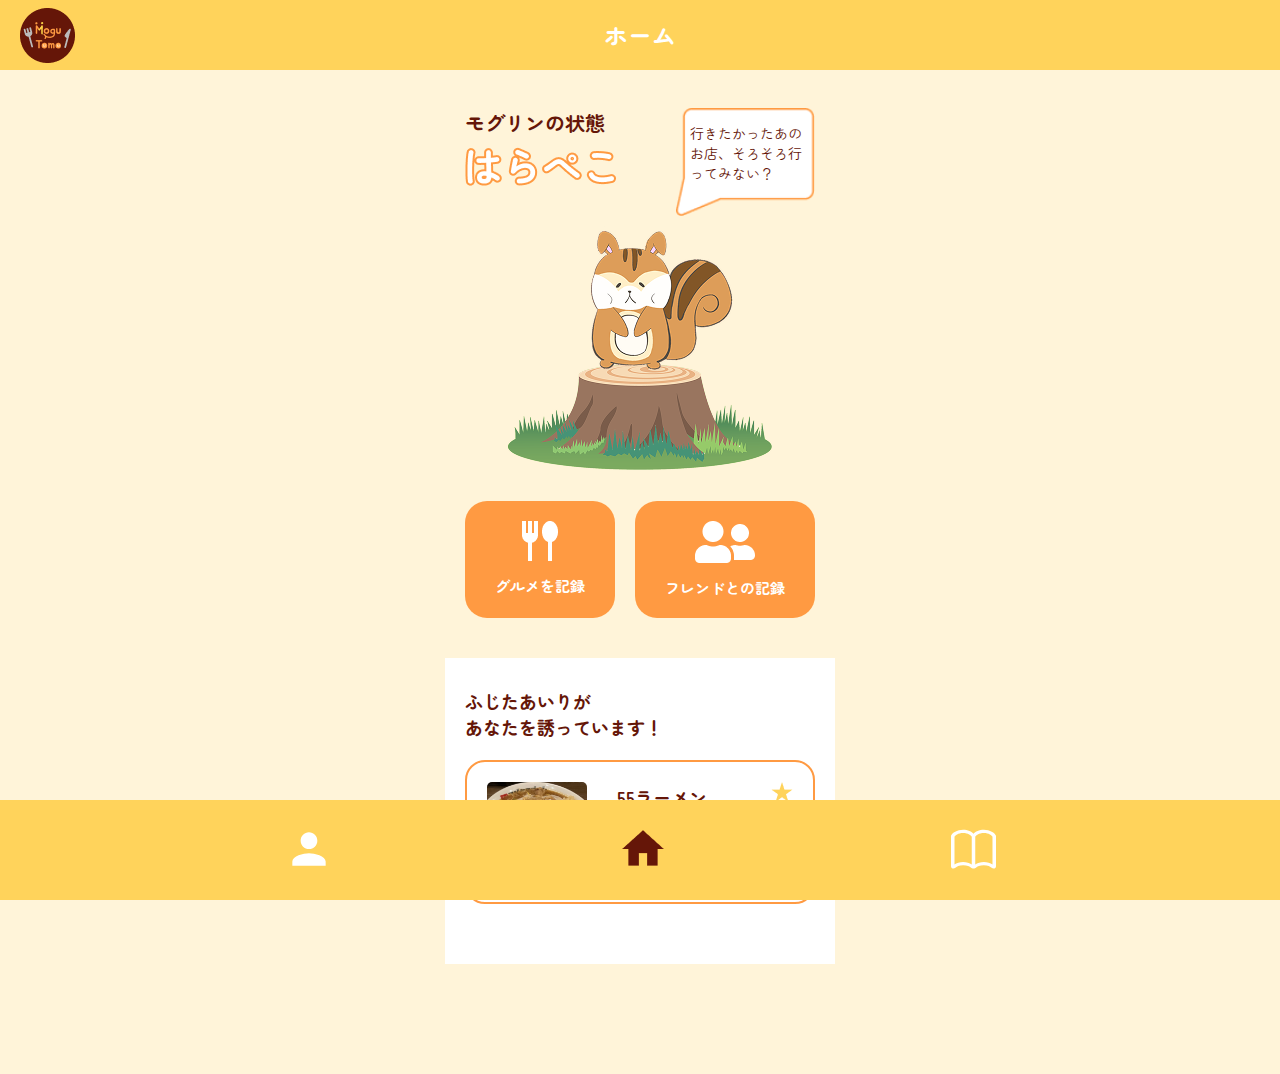
<file: index.html>
<!DOCTYPE html>
<html lang="ja">

<head>
    <meta charset="UTF-8">
    <meta name="viewport" content="width=device-width, initial-scale=1.0">
    <link rel="stylesheet" href="css/ress.css">
    <link rel="stylesheet" href="css/style.css">
    <title>ホームーMoguTomoー
    </title>
    <link rel="preconnect" href="https://fonts.googleapis.com">
    <link rel="preconnect" href="https://fonts.gstatic.com" crossorigin>
    <link href="https://fonts.googleapis.com/css2?family=Zen+Maru+Gothic:wght@400;700&display=swap" rel="stylesheet">
</head>

<body>
    <header>
        <h1><img src="img/logo.png" alt=""></h1>
        <p>ホーム</p>
    </header>

    <main>
        <section class="charactor">
            <div class="inner">
                <div class="text">
                    <div class="status">
                        <h3>モグリンの状態</h3>
                        <img src="./img/harapeko.png" alt="はらぺこ">
                    </div>
                    <p class="comment">行きたかったあのお店、そろそろ行ってみない？</p>
                </div>
                <div class="charactorImg"><img src="./img/character1.png" alt="空腹のもぐりん">
                </div>
            </div>
        </section>

        <section class="button">
            <div class="inner">
                <a href="record.html" class="record">
                    <img src="./img/caratory.png" alt="">
                    <p>グルメを記録</p>
                </a>
                <a href="withfriend.html" class="withFriend">
                    <img src="./img/friend.png" alt="">
                    <p>フレンドとの記録</p>
                </a>
            </div>
        </section>

        <section class="friendHistory">
            <div class="inner">
                <h3>ふじたあいりが<br>
                    あなたを誘っています！</h3>
                <div class="shop">
                    <img src="./img/ra-men.jpeg" alt="">
                    <div class="text">
                        <h3>55ラーメン</h3>
                        <div class="info">
                            <p class="place">名古屋</p>
                            <p class="date">3/14</p>
                        </div>
                        <p class="who">かなやかいせいと</p>
                        <p class="comment">ガッツリラーメンが最高。にんにくになれる。</p>
                    </div>
                    <div class="favorite">
                        <img src="./img/Star.png" alt="お気に入り">
                    </div>

                </div>
            </div>
        </section>
    </main>

    <footer>
        <a href="friendList.html"><img src="./img/toFriend.svg" alt="フレンドアイコン"></a>
        <a href="index.html"><img src="./img/home-active.png" alt="ホームアイコン"></a>
        <a href="log.html"><img src="img/toLog.svg" alt="ログアイコン"></a>
    </footer>

</body>

</html>
</file>
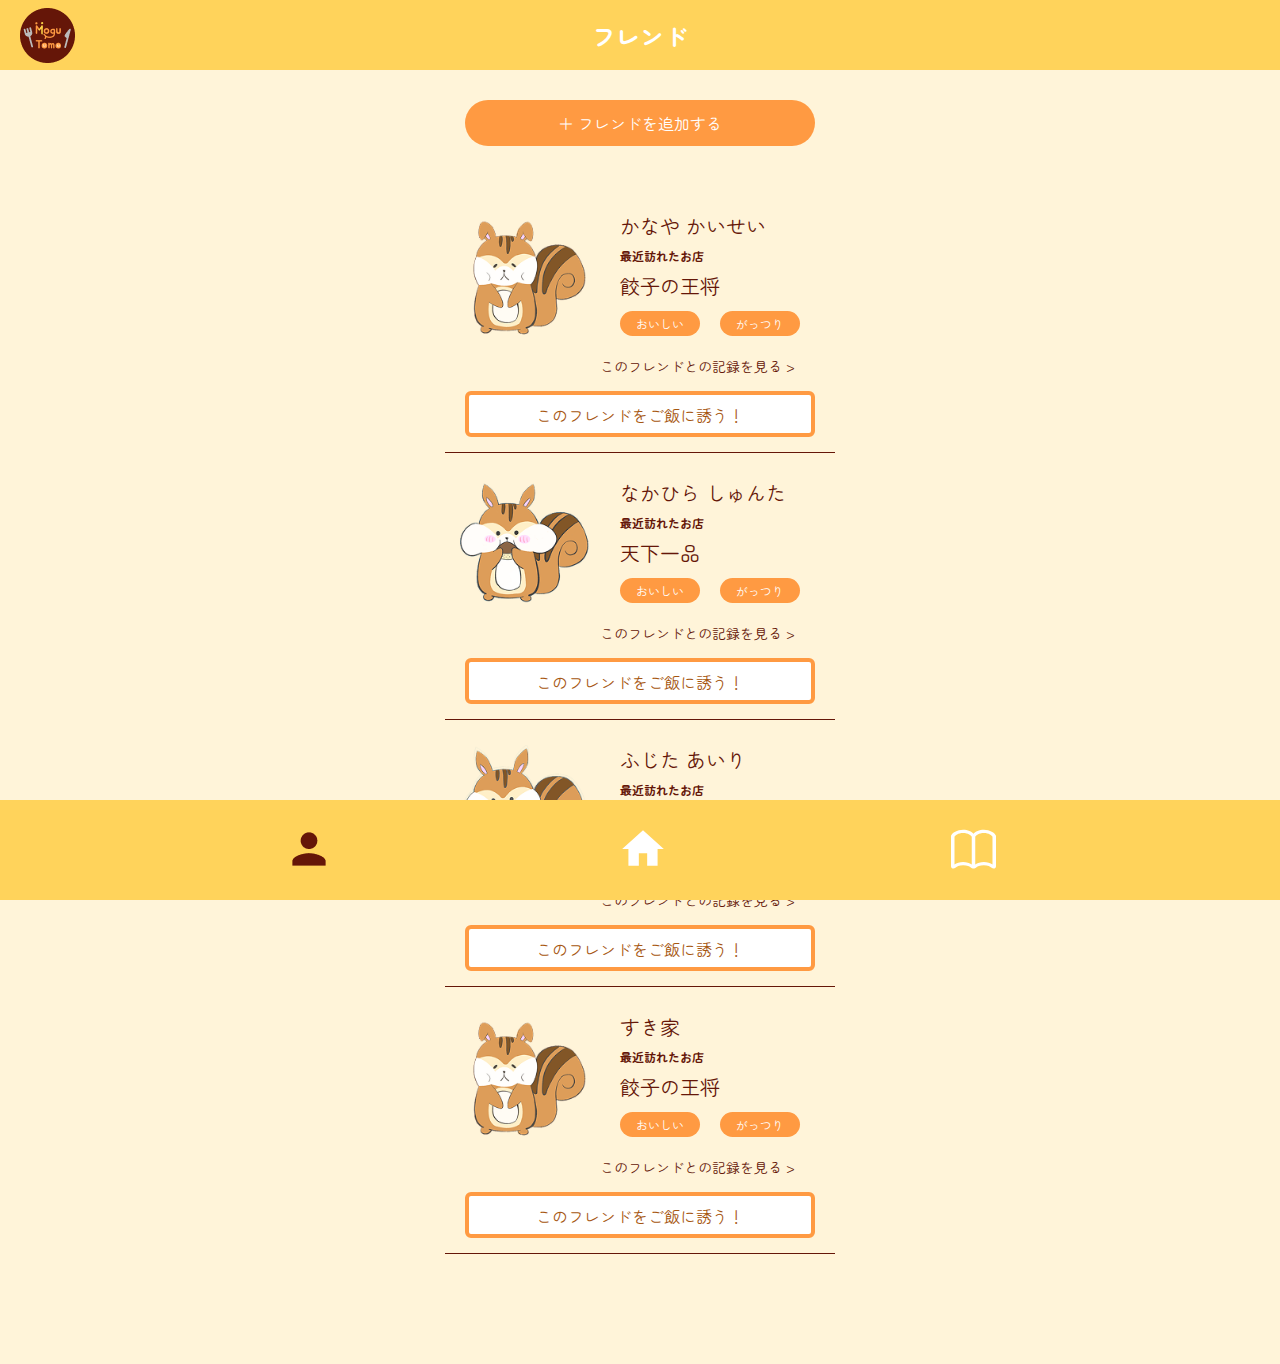
<file: friendList.html>
<!DOCTYPE html>
<html lang="ja">

<head>
    <meta charset="UTF-8">
    <meta name="viewport" content="width=device-width, initial-scale=1.0">
    <link rel="stylesheet" href="css/ress.css">
    <link rel="stylesheet" href="css/friendList.css">
    <title>フレンドリスト</title>
    <link rel="preconnect" href="https://fonts.googleapis.com">
    <link rel="preconnect" href="https://fonts.gstatic.com" crossorigin>
    <link href="https://fonts.googleapis.com/css2?family=Zen+Maru+Gothic:wght@400;700&display=swap" rel="stylesheet">

</head>

<body>
    <header>
        <h1><img src="img/logo.png" alt=""></h1>
        <p>フレンド</p>
    </header>


    <main>
        <div class="btnWrap">
            <p class="additionBtn"><a href="#">＋ フレンドを追加する</a></p>
        </div>
        <div class="friendList">
            <div class="friendWrap">
                <div class="friend">
                    <img src="img/character1.png" alt="空腹のリス">
                    <div class="friendComment">
                        <p>かなや かいせい</p>
                        <p class="txtBold">最近訪れたお店</p>
                        <p>餃子の王将</p>
                        <div class="commentTxt">
                            <p>おいしい</p>
                            <p>がっつり</p>
                        </div>
                    </div>
                </div>
                <p><a href="">このフレンドとの記録を見る ></a></p>
                <p class="inviteBtn">このフレンドをご飯に誘う！</p>
            </div>

            <div class="friendWrap">
                <div class="friend">
                    <img src="img/character3.png" alt="空腹のリス">
                    <div class="friendComment">
                        <p>なかひら しゅんた</p>
                        <p class="txtBold">最近訪れたお店</p>
                        <p>天下一品</p>
                        <div class="commentTxt">
                            <p>おいしい</p>
                            <p>がっつり</p>
                        </div>
                    </div>
                </div>
                <p><a href="">このフレンドとの記録を見る ></a></p>
                <p class="inviteBtn">このフレンドをご飯に誘う！</p>
            </div>

            <div class="friendWrap">
                <div class="friend">
                    <img src="img/character2.png" alt="空腹のリス">
                    <div class="friendComment">
                        <p>ふじた あいり</p>
                        <p class="txtBold">最近訪れたお店</p>
                        <p>サイゼリア</p>
                        <div class="commentTxt">
                            <p>おいしい</p>
                            <p>がっつり</p>
                        </div>
                    </div>
                </div>
                <p><a href="">このフレンドとの記録を見る ></a></p>
                <p class="inviteBtn">このフレンドをご飯に誘う！</p>
            </div>

            <div class="friendWrap">
                <div class="friend">
                    <img src="img/character1.png" alt="空腹のリス">
                    <div class="friendComment">
                        <p>すき家</p>
                        <p class="txtBold">最近訪れたお店</p>
                        <p>餃子の王将</p>
                        <div class="commentTxt">
                            <p>おいしい</p>
                            <p>がっつり</p>
                        </div>
                    </div>
                </div>
                <p><a href="">このフレンドとの記録を見る ></a></p>
                <p class="inviteBtn">このフレンドをご飯に誘う！</p>
            </div>

        </div>
    </main>

    <footer>
        <a href="#"><img src="./img/friend-active.png" alt="フレンドアイコン"></a>
        <a href="./index.html"><img src="./img/toHome.svg" alt="ホームアイコン"></a>
        <a href="./log.html"><img src="./img/toLog.svg" alt="ログアイコン"></a>
    </footer>

    <script src="friendList.js"></script>

</body>

</html>
</file>
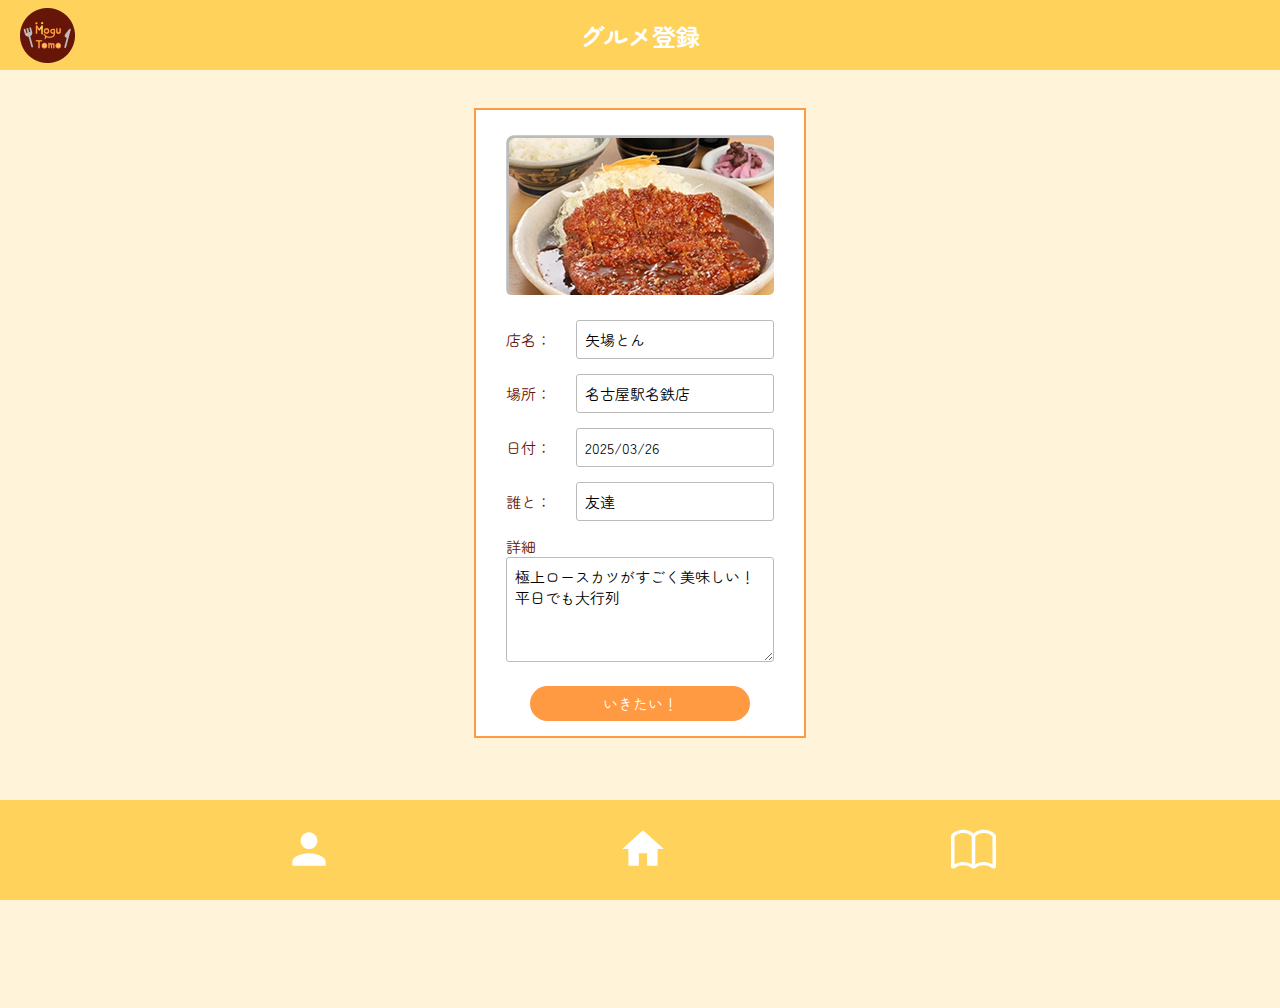
<file: friendLog.html>
<!DOCTYPE html>
<html lang="ja">

<head>
    <meta charset="UTF-8">
    <meta name="viewport" content="width=device-width, initial-scale=1.0">

    <link rel="preconnect" href="https://fonts.googleapis.com">
    <link rel="preconnect" href="https://fonts.gstatic.com/" crossorigin>
    <link href="https://fonts.googleapis.com/css2?family=Zen+Maru+Gothic:wght@400;700&display=swap" rel="stylesheet">

    <link rel="stylesheet" href="css/ress.css">
    <link rel="stylesheet" href="css/friendLog.css">
    <title>グルメ登録</title>
</head>

<body>
    <header>
        <h1><img src="img/logo.png" alt="ロゴ"></h1>
        <p>グルメ登録</p>
    </header>

    <main>
        <div class="recordWrap">
            <div class="record">
                <div class="pictureAddition">
                    <img src="img/gourmet.png"></img>
                </div>

                <div class="recordText">
                    <p>店名：</p>
                    <input type="text" value="矢場とん">
                </div>
                <div class="recordText">
                    <p>場所：</p>
                    <input type="text" value="名古屋駅名鉄店">
                </div>
                <div class="recordText">
                    <p>日付：</p>
                    <input type="text" value="2025/03/26">
                </div>
                <div class="recordText">
                    <p>誰と：</p>
                    <input type="text" value="友達">
                </div>
                <p>詳細</p>
                <textarea class="details">極上ロースカツがすごく美味しい！　　平日でも大行列</textarea>
                <button class="btn">いきたい！</button>
            </div>
        </div>
    </main>

    <footer>
        <a href="friendList.html"><img src="./img/toFriend.svg" alt="フレンドアイコン"></a>
        <a href="index.html"><img src="./img/toHome.svg" alt="ホームアイコン"></a>
        <a href=""><img src="./img/toLog.svg" alt="ログアイコン"></a>
    </footer>

    <script src="friendLog.js"></script>
</body>

</html>
</file>
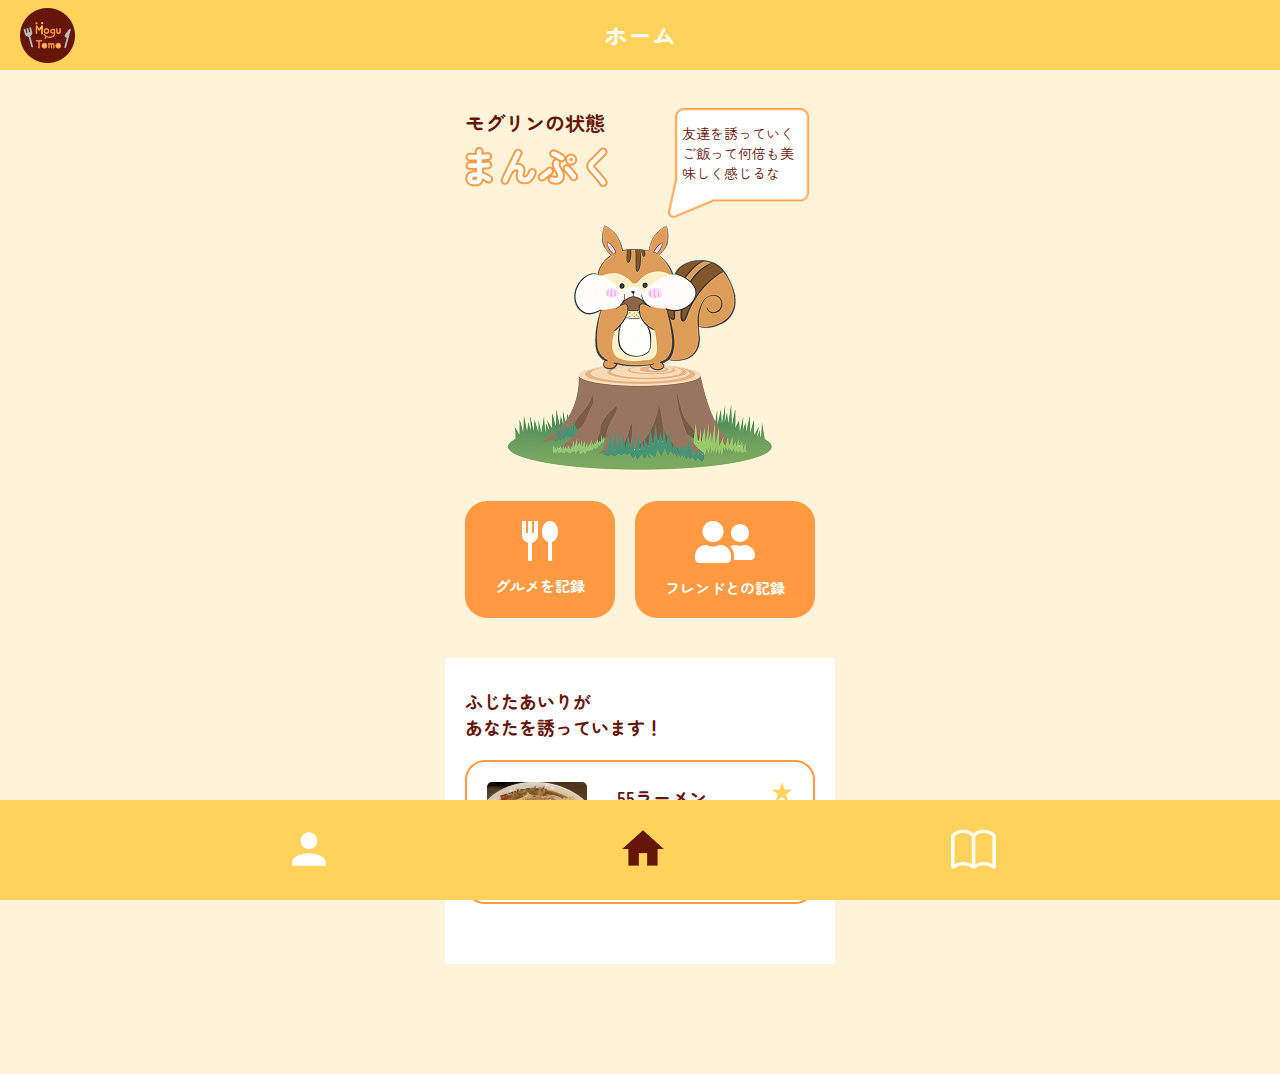
<file: index_full.html>
<!DOCTYPE html>
<html lang="ja">

<head>
    <meta charset="UTF-8">
    <meta name="viewport" content="width=device-width, initial-scale=1.0">
    <link rel="stylesheet" href="css/ress.css">
    <link rel="stylesheet" href="css/style.css">
    <title>ホームーMoguTomoー
    </title>
    <link rel="preconnect" href="https://fonts.googleapis.com">
    <link rel="preconnect" href="https://fonts.gstatic.com" crossorigin>
    <link href="https://fonts.googleapis.com/css2?family=Zen+Maru+Gothic:wght@400;700&display=swap" rel="stylesheet">
</head>

<body>
    <header>
        <h1><img src="img/logo.png" alt=""></h1>
        <p>ホーム</p>
    </header>

    <main>
        <section class="charactor">
            <div class="inner">
                <div class="text">
                    <div class="status">
                        <h3>モグリンの状態</h3>
                        <img src="./img/mampuku.png" alt="まんぷく">
                    </div>
                    <p class="comment">友達を誘っていくご飯って何倍も美味しく感じるな</p>
                </div>
                <div class="charactorImg"><img src="./img/character3.png" alt="満腹のもぐりん">
                </div>
            </div>
        </section>

        <section class="button">
            <div class="inner">
                <a href="record.html" class="record">
                    <img src="./img/caratory.png" alt="">
                    <p>グルメを記録</p>
                </a>
                <a href="withfriend.html" class="withFriend">
                    <img src="./img/friend.png" alt="">
                    <p>フレンドとの記録</p>
                </a>
            </div>
        </section>

        <section class="friendHistory">
            <div class="inner">
                <h3>ふじたあいりが<br>
                    あなたを誘っています！</h3>
                <div class="shop">
                    <img src="./img/ra-men.jpeg" alt="">
                    <div class="text">
                        <h3>55ラーメン</h3>
                        <div class="info">
                            <p class="place">名古屋</p>
                            <p class="date">3/14</p>
                        </div>
                        <p class="who">かなやかいせいと</p>
                        <p class="comment">ガッツリラーメンが最高。にんにくになれる。</p>
                    </div>
                    <div class="favorite">
                        <img src="./img/Star.png" alt="お気に入り">
                    </div>

                </div>
            </div>
        </section>
    </main>

    <footer>
        <a href="friendList.html"><img src="./img/toFriend.svg" alt="フレンドアイコン"></a>
        <a href="index.html"><img src="img/home-active.png" alt="ホームアイコン"></a>
        <a href="log.html"><img src="./img/toLog.svg" alt="ログアイコン"></a>
    </footer>

</body>

</html>
</file>
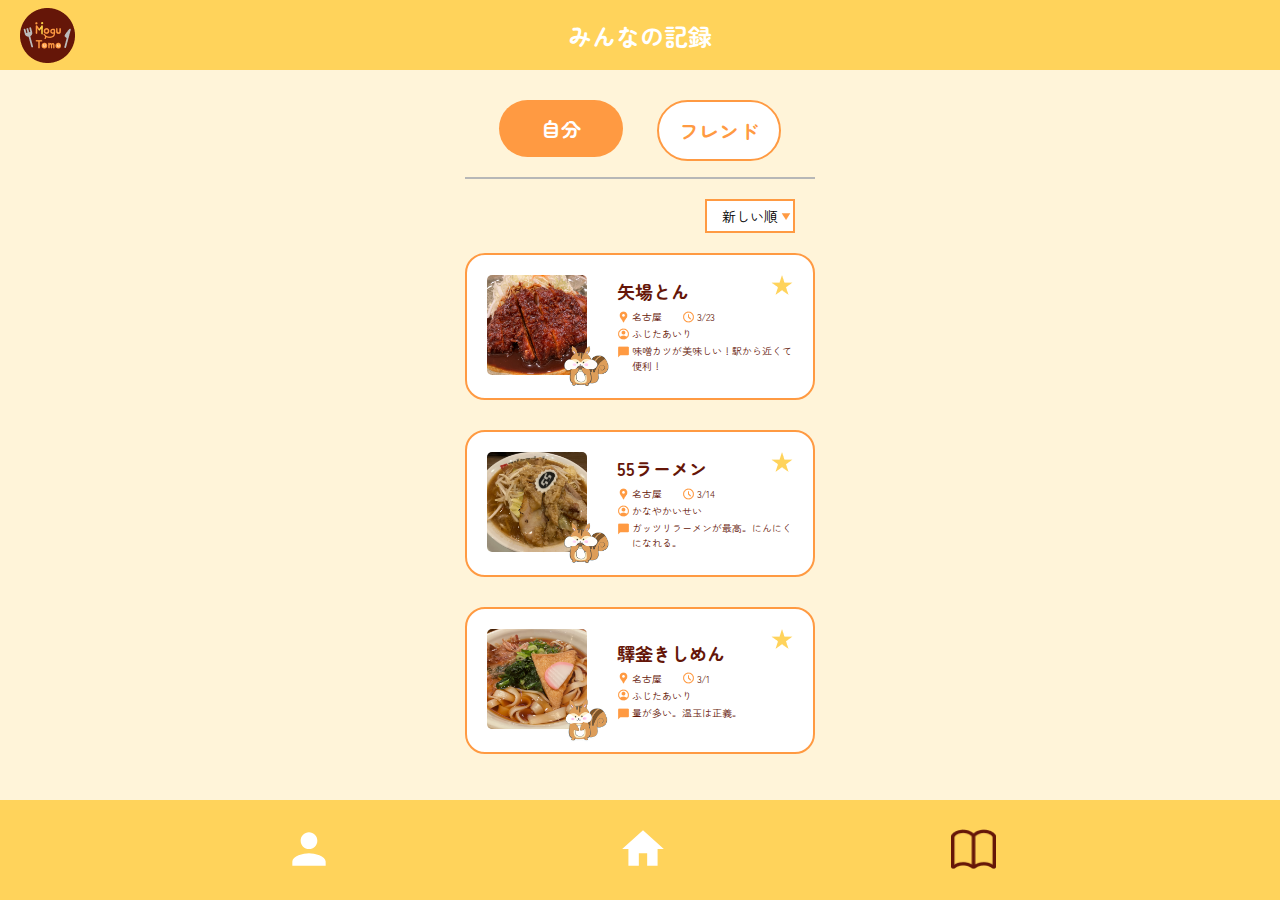
<file: log-friend.html>
<!DOCTYPE html>
<html lang="ja">

<head>
    <meta charset="UTF-8">
    <meta name="viewport" content="width=device-width, initial-scale=1.0">
    <link rel="stylesheet" href="css/ress.css">
    <link rel="stylesheet" href="css/log.css">
    <title>フレンドの記録</title>
    <link rel="preconnect" href="https://fonts.googleapis.com">
    <link rel="preconnect" href="https://fonts.gstatic.com" crossorigin>
    <link href="https://fonts.googleapis.com/css2?family=Zen+Maru+Gothic:wght@400;700&display=swap" rel="stylesheet">
</head>

<body>
    <header>
        <h1><img src="img/logo.png" alt=""></h1>
        <p>みんなの記録</p>
    </header>

    <main>
        <div class="inner">
            <div class="select">
                <a href="log.html"><button>自分</button></a>
                <a href="#"><button class="active">フレンド</button></a>
            </div>

            <div class="sort">
                <!-- <label for="orderSelect">表示順</label> -->
                <select name="order" id="orderSelect">
                    <option value="new">新しい順</option>
                    <option value="old">古い順</option>
                </select>
            </div>

            <ul>
                <a class="logLink" href="friendLog.html">
                    <li>
                        <div class="images"><img src="./img/misokastu.jpg" alt=""></div>
                        <div class="text">
                            <h3>矢場とん</h3>
                            <div class="info">
                                <p class="place">名古屋</p>
                                <p class="date">3/23</p>
                            </div>
                            <p class="who">ふじたあいり</p>
                            <p class="comment">味噌カツが美味しい！駅から近くて便利！</p>
                        </div>
                        <div class="favorite">
                            <img src="./img/Star.png" alt="お気に入り">
                        </div>
                    </li>
                </a>

                <li>
                    <div class="images"><img src="./img/ra-men.jpeg" alt=""></div>
                    <div class="text">
                        <h3>55ラーメン</h3>
                        <div class="info">
                            <p class="place">名古屋</p>
                            <p class="date">3/14</p>
                        </div>
                        <p class="who">かなやかいせい</p>
                        <p class="comment">ガッツリラーメンが最高。にんにくになれる。</p>
                    </div>
                    <div class="favorite">
                        <img src="./img/Star.png" alt="お気に入り">
                    </div>
                </li>

                <li>
                    <div class="images normal"><img src="./img/kishimn.jpeg" alt=""></div>
                    <div class="text">
                        <h3>驛釜きしめん</h3>
                        <div class="info">
                            <p class="place">名古屋</p>
                            <p class="date">3/1</p>
                        </div>
                        <p class="who">ふじたあいり</p>
                        <p class="comment">量が多い。温玉は正義。</p>
                    </div>
                    <div class="favorite">
                        <img src="./img/Star.png" alt="お気に入り">
                    </div>
                </li>

            </ul>
        </div>
    </main>

    <footer>
        <a href="friendList.html"><img src="./img/toFriend.svg" alt="フレンドアイコン"></a>
        <a href="index.html"><img src="img/toHome.svg" alt="ホームアイコン"></a>
        <a href="log.html"><img src="img/log-active.png" alt="ログアイコン"></a>
    </footer>

    <script src="friendList.js"></script>

</body>

</html>
</file>
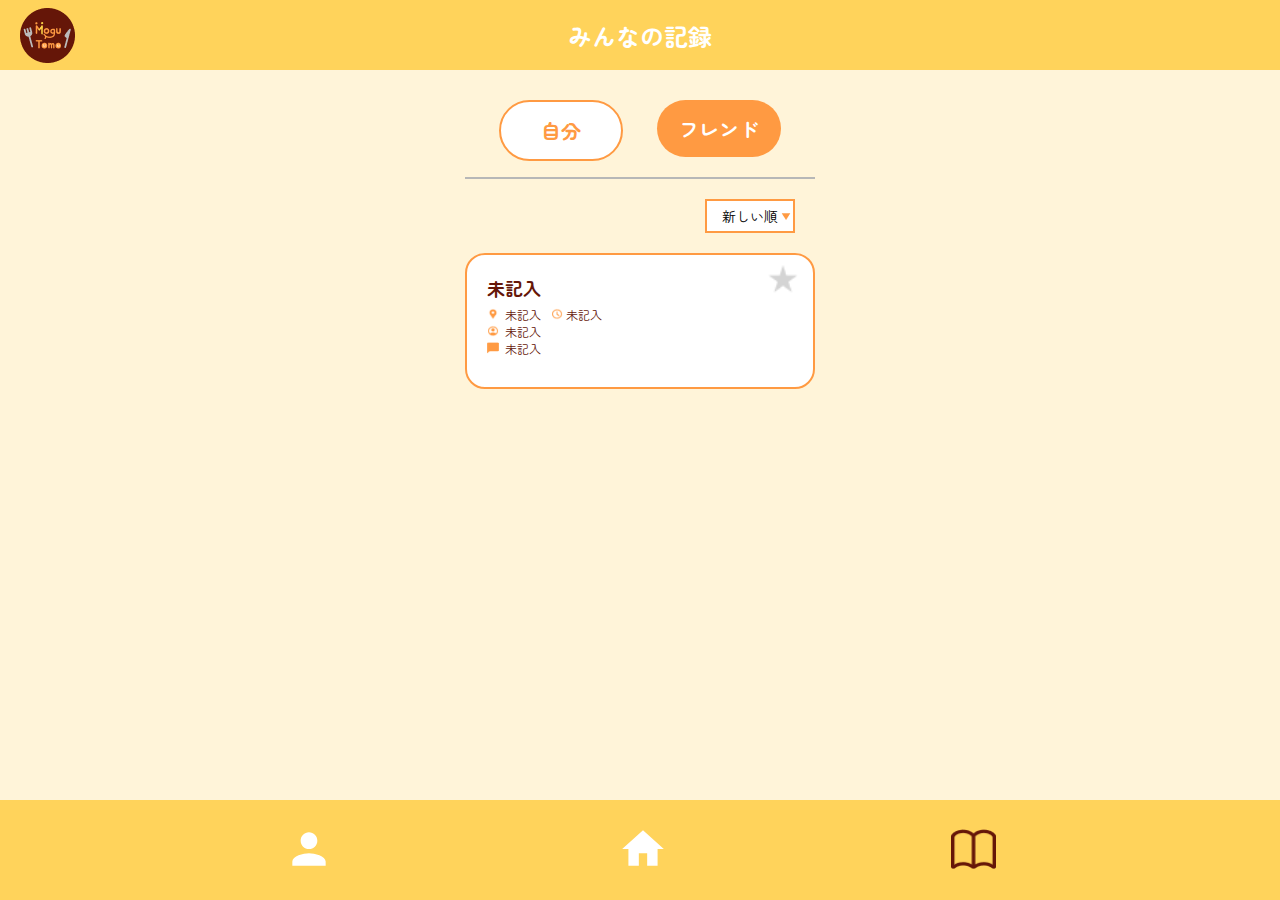
<file: log.html>
<!DOCTYPE html>
<html lang="ja">

<head>
    <meta charset="UTF-8">
    <meta name="viewport" content="width=device-width, initial-scale=1.0">
    <link rel="stylesheet" href="css/ress.css">
    <link rel="stylesheet" href="css/log.css">

    <title>自分の記録</title>
    <link rel="preconnect" href="https://fonts.googleapis.com">
    <link rel="preconnect" href="https://fonts.gstatic.com" crossorigin>
    <link href="https://fonts.googleapis.com/css2?family=Zen+Maru+Gothic:wght@400;700&display=swap" rel="stylesheet">

</head>

<body>
    <header>
        <h1><img src="img/logo.png" alt="ロゴ"></h1>
        <p>みんなの記録</p>
    </header>

    <main>
        <div class="inner">
            <div class="select">
                <a href="#"><button class="active">自分</button></a>
                <a href="log-friend.html"><button>フレンド</button></a>
            </div>

            <div class="sort">
                <select name="order" id="orderSelect">
                    <option value="new">新しい順</option>
                    <option value="old">古い順</option>
                </select>
            </div>


            <div class="logWrap">
                <img class="star" src="img/star.png" alt="お気に入りボタン">
                <div class="logImg">
                    <img id="previewImage" style="display: none;">
                </div>
                <div class="logText">
                    <h2><span id="displayShopName"></span></h2>
                    <div class="flex">
                        <p><img src="img/mapIcon.png" alt=""></img> <span id="displayLocation"></span></p>
                        <p><img src="img/timeIcon.png" alt=""><span id="displayDate"></span></p>
                    </div>
                    <p><img src="img/userIcon.png" alt=""> <span id="displayWithWhom"></span></p>
                    <img src="img/commentIcon.png" alt="">
                    <p id="displayDetails"></p>
                </div>
            </div>
        </div>
    </main>

    <footer>
        <a href="friendList.html"><img src="./img/toFriend.svg" alt="フレンドアイコン"></a>
        <a href="index.html"><img src="./img/toHome.svg" alt="ホームアイコン"></a>
        <a href="log.html"><img src="./img/log-active.png" alt="ログアイコン"></a>
    </footer>

    <script src="log.js"></script>
    <script src="star.js"></script>
</body>

</html>
</file>
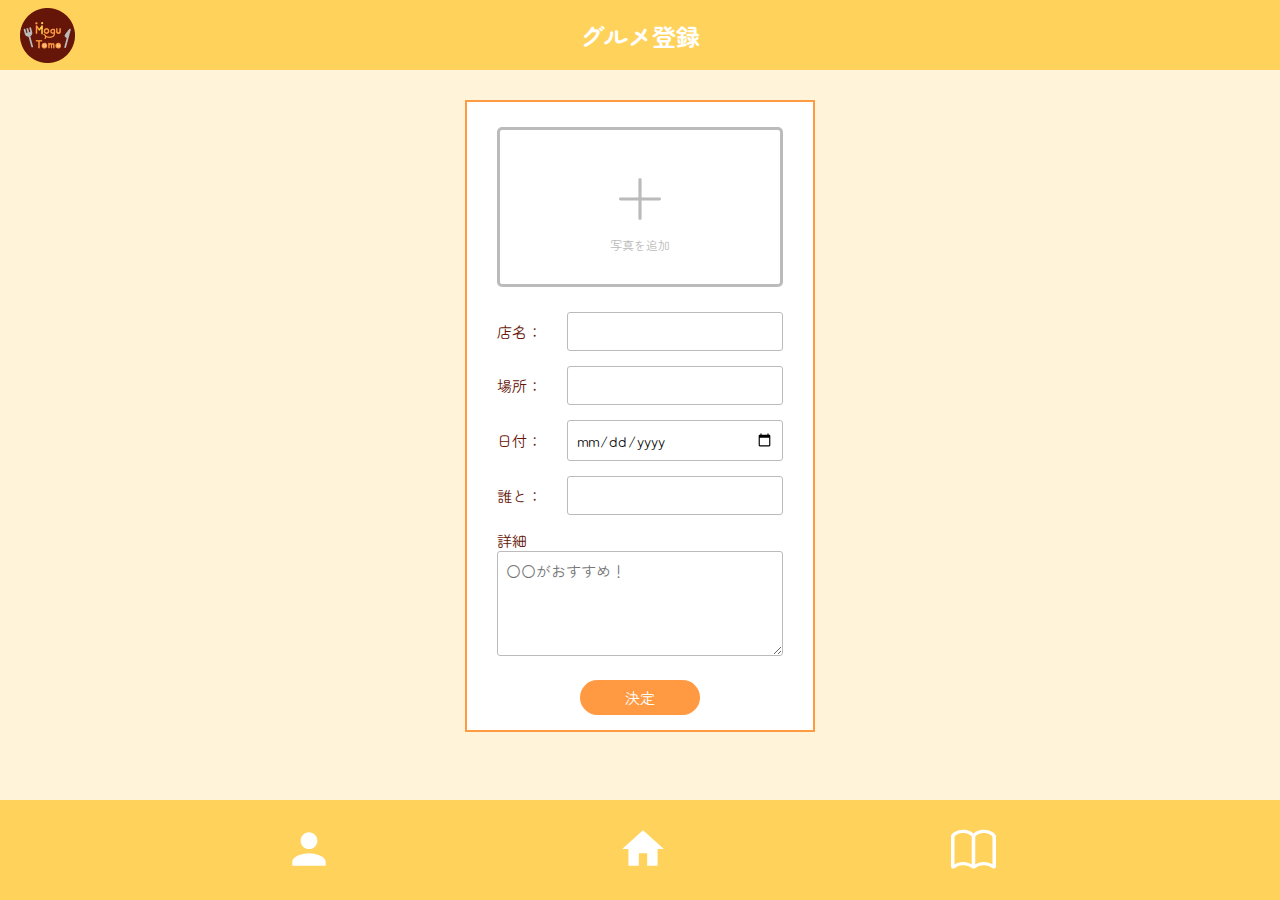
<file: record.html>
<!DOCTYPE html>
<html lang="ja">

<head>
    <meta charset="UTF-8">
    <meta name="viewport" content="width=device-width, initial-scale=1.0">

    <link rel="preconnect" href="https://fonts.googleapis.com">
    <link rel="preconnect" href="https://fonts.gstatic.com/" crossorigin>
    <link href="https://fonts.googleapis.com/css2?family=Zen+Maru+Gothic:wght@400;700&display=swap" rel="stylesheet">

    <link rel="stylesheet" href="css/ress.css">
    <link rel="stylesheet" href="css/record.css">
    <title>グルメ登録</title>
</head>

<body>
    <header>
        <h1><img src="img/logo.png" alt="ロゴ"></h1>
        <p>グルメ登録</p>
    </header>


    <main>
        <div class="recordWrap">
            <div class="record">
                <div id="pictureUpload" class="pictureAddition">
                    <p id="plusText"><span id="plusSize">＋</span><br>写真を追加</p>
                    <img id="previewImage" style="display: none;">
                </div>
                <input type="file" id="imageInput" accept="image/*" style="display: none;">

                <div class="recordText">
                    <p>店名：</p>
                    <input type="text" id="shopName">
                </div>
                <div class="recordText">
                    <p>場所：</p>
                    <input type="text" id="location">
                </div>
                <div class="recordText">
                    <p>日付：</p>
                    <input type="date" id="date">
                </div>
                <div class="recordText">
                    <p>誰と：</p>
                    <input type="text" id="withWhom">
                </div>
                <p>詳細</p>
                <textarea class="details" id="details" placeholder="〇〇がおすすめ！"></textarea>
                <button class="btn" id="saveBtn">決定</button>
            </div>
        </div>
    </main>

    <footer>
        <a href="friendList.html"><img src="./img/toFriend.svg" alt="フレンドアイコン"></a>
        <a href="index.html"><img src="./img/toHome.svg" alt="ホームアイコン"></a>
        <a href="log.html"><img src="./img/toLog.svg" alt="ログアイコン"></a>
    </footer>

    <script src="record.js"></script>
</body>

</html>
</file>
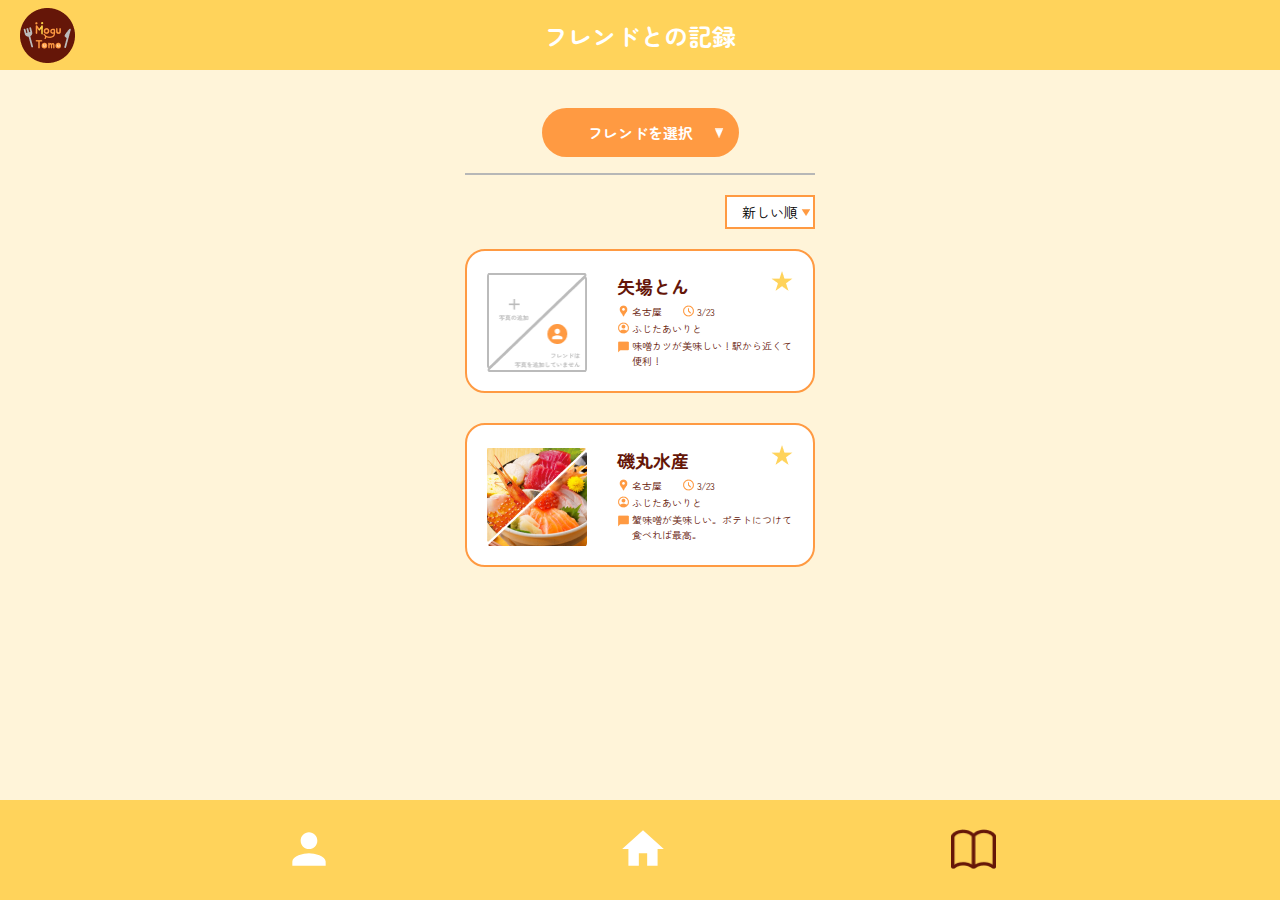
<file: withfriend.html>
<!DOCTYPE html>
<html lang="ja">

<head>
    <meta charset="UTF-8">
    <meta name="viewport" content="width=device-width, initial-scale=1.0">
    <link rel="stylesheet" href="css/ress.css">
    <link rel="stylesheet" href="css/withfriend.css">
    <title>フレンドとの記録</title>
    <link rel="preconnect" href="https://fonts.googleapis.com">
    <link rel="preconnect" href="https://fonts.gstatic.com" crossorigin>
    <link href="https://fonts.googleapis.com/css2?family=Zen+Maru+Gothic:wght@400;700&display=swap" rel="stylesheet">
</head>

<body>
    <header>
        <h1><img src="img/logo.png" alt=""></h1>
        <p>フレンドとの記録</p>
    </header>

    <div class="modalContainer"><!-- モーダルウィンドウ本体の囲み -->
        <div class="modalBody">
            <button type="button" class="modalClose">閉じる</button><!-- 閉じるボタン -->
            <div class="modalContent"><!-- コンテンツエリア -->
                <h3>磯丸水産</h3>
                <div class="info">
                    <p class="place">名古屋</p>
                    <p class="date">3/23</p>
                </div>
                <p class="who">ふじたあいりと</p>
                <p class="comment">蟹味噌が美味しい。ポテトにつけて食べれば最高。</p>
                <a href="index_full.html">
                    <div class="btn">
                        一緒に行ったよ！
                    </div>
                </a>
            </div>
        </div>
    </div>


    <main>
        <div class="inner">
            <div class="friendSelect">
                <select name="friend" id="friendSelect">
                    <option value="">フレンドを選択</option>
                    <option value="airi">ふじた　あいり</option>
                    <option value="kanaya">かなや　かいせい</option>
                    <option value="nakahira">なかひら　しゅんた</option>
                </select>
            </div>

            <div class="sort">
                <!-- <label for="orderSelect">表示順</label> -->
                <select name="order" id="orderSelect">
                    <option value="new">新しい順</option>
                    <option value="old">古い順</option>
                </select>
            </div>

            <ul>
                <li>
                    <div class="images">
                        <img src="./img/addPhoto.png" alt="">
                        <img class="under" src="./img/noPhoto.png" alt="">
                    </div>
                    <div class="text">
                        <h3>矢場とん</h3>
                        <div class="info">
                            <p class="place">名古屋</p>
                            <p class="date">3/23</p>
                        </div>
                        <p class="who">ふじたあいりと</p>
                        <p class="comment">味噌カツが美味しい！駅から近くて便利！</p>
                    </div>
                    <div class="favorite">
                        <img src="./img/Star.png" alt="お気に入り">
                    </div>
                </li>

                <li>
                    <div class="images">
                        <img src="./img/friendImg1.png" alt="">
                        <img class="under" src="./img/friendImg2.png" alt="">
                    </div>
                    <div class="text">
                        <h3>磯丸水産</h3>
                        <div class="info">
                            <p class="place">名古屋</p>
                            <p class="date">3/23</p>
                        </div>
                        <p class="who">ふじたあいりと</p>
                        <p class="comment">蟹味噌が美味しい。ポテトにつけて食べれば最高。</p>
                    </div>
                    <div class="favorite">
                        <img src="./img/Star.png" alt="お気に入り">
                    </div>
                </li>


            </ul>
        </div>
    </main>

    <footer>
        <a href="friendList.html"><img src="./img/toFriend.svg" alt="フレンドアイコン"></a>
        <a href="index.html"><img src="./img/toHome.svg" alt="ホームアイコン"></a>
        <a href="log.html"><img src="./img/log-active.png" alt="ログアイコン"></a>
    </footer>

    <script src="modal.js"></script>

</body>

</html>
</file>
<file: css/ress.css>
/* resset.dev • v5.0.2 */

/* # =================================================================
    # Global selectors
   # ================================================================= */

html {
  box-sizing: border-box;
  -webkit-text-size-adjust: 100%;
  /* Prevent adjustments of font size after orientation changes in iOS */
  word-break: normal;
  -moz-tab-size: 4;
  tab-size: 4;
}

*,
::before,
::after {
  background-repeat: no-repeat;
  /* Set `background-repeat: no-repeat` to all elements and pseudo elements */
  box-sizing: inherit;
}

::before,
::after {
  text-decoration: inherit;
  /* Inherit text-decoration and vertical align to ::before and ::after pseudo elements */
  vertical-align: inherit;
}

* {
  padding: 0;
  /* Reset `padding` and `margin` of all elements */
  margin: 0;
}

/* # =================================================================
      # General elements
     # ================================================================= */

hr {
  overflow: visible;
  /* Show the overflow in Edge and IE */
  height: 0;
  /* Add the correct box sizing in Firefox */
  color: inherit;
  /* Correct border color in Firefox. */
}

details,
main {
  display: block;
  /* Render the `main` element consistently in IE. */
}

summary {
  display: list-item;
  /* Add the correct display in all browsers */
}

small {
  font-size: 80%;
  /* Set font-size to 80% in `small` elements */
}

[hidden] {
  display: none;
  /* Add the correct display in IE */
}

abbr[title] {
  border-bottom: none;
  /* Remove the bottom border in Chrome 57 */
  /* Add the correct text decoration in Chrome, Edge, IE, Opera, and Safari */
  text-decoration: underline;
  text-decoration: underline dotted;
}

a {
  background-color: transparent;
  /* Remove the gray background on active links in IE 10 */
}

a:active,
a:hover {
  outline-width: 0;
  /* Remove the outline when hovering in all browsers */
}

code,
kbd,
pre,
samp {
  font-family: monospace, monospace;
  /* Specify the font family of code elements */
}

pre {
  font-size: 1em;
  /* Correct the odd `em` font sizing in all browsers */
}

b,
strong {
  font-weight: bolder;
  /* Add the correct font weight in Chrome, Edge, and Safari */
}

/* https://gist.github.com/unruthless/413930 */
sub,
sup {
  font-size: 75%;
  line-height: 0;
  position: relative;
  vertical-align: baseline;
}

sub {
  bottom: -0.25em;
}

sup {
  top: -0.5em;
}

table {
  border-color: inherit;
  /* Correct border color in all Chrome, Edge, and Safari. */
  text-indent: 0;
  /* Remove text indentation in Chrome, Edge, and Safari */
}

iframe {
  border-style: none;
}

/* # =================================================================
     # Forms
     # ================================================================= */

input {
  border-radius: 0;
}

[type='number']::-webkit-inner-spin-button,
[type='number']::-webkit-outer-spin-button {
  height: auto;
  /* Correct the cursor style of increment and decrement buttons in Chrome */
}

[type='search'] {
  -webkit-appearance: textfield;
  /* Correct the odd appearance in Chrome and Safari */
  outline-offset: -2px;
  /* Correct the outline style in Safari */
}

[type='search']::-webkit-search-decoration {
  -webkit-appearance: none;
  /* Remove the inner padding in Chrome and Safari on macOS */
}

textarea {
  overflow: auto;
  /* Internet Explorer 11+ */
  resize: vertical;
  /* Specify textarea resizability */
}

button,
input,
optgroup,
select,
textarea {
  font: inherit;
  /* Specify font inheritance of form elements */
}

optgroup {
  font-weight: bold;
  /* Restore the font weight unset by the previous rule */
}

button {
  overflow: visible;
  /* Address `overflow` set to `hidden` in IE 8/9/10/11 */
}

button,
select {
  text-transform: none;
  /* Firefox 40+, Internet Explorer 11- */
}

/* Apply cursor pointer to button elements */
button,
[type='button'],
[type='reset'],
[type='submit'],
[role='button'] {
  cursor: pointer;
}

/* Remove inner padding and border in Firefox 4+ */
button::-moz-focus-inner,
[type='button']::-moz-focus-inner,
[type='reset']::-moz-focus-inner,
[type='submit']::-moz-focus-inner {
  border-style: none;
  padding: 0;
}

/* Replace focus style removed in the border reset above */
button:-moz-focusring,
[type='button']::-moz-focus-inner,
[type='reset']::-moz-focus-inner,
[type='submit']::-moz-focus-inner {
  outline: 1px dotted ButtonText;
}

button,
html [type='button'],
/* Prevent a WebKit bug where (2) destroys native `audio` and `video`controls in Android 4 */
[type='reset'],
[type='submit'] {
  -webkit-appearance: button;
  /* Correct the inability to style clickable types in iOS */
}

/* Remove the default button styling in all browsers */
button,
input,
select,
textarea {
  background-color: transparent;
  border-style: none;
}

a:focus,
button:focus,
input:focus,
select:focus,
textarea:focus {
  outline-width: 0;
}

/* Style select like a standard input */
select {
  -moz-appearance: none;
  /* Firefox 36+ */
  -webkit-appearance: none;
  /* Chrome 41+ */
}

select::-ms-expand {
  display: none;
  /* Internet Explorer 11+ */
}

select::-ms-value {
  color: currentColor;
  /* Internet Explorer 11+ */
}

legend {
  border: 0;
  /* Correct `color` not being inherited in IE 8/9/10/11 */
  color: inherit;
  /* Correct the color inheritance from `fieldset` elements in IE */
  display: table;
  /* Correct the text wrapping in Edge and IE */
  max-width: 100%;
  /* Correct the text wrapping in Edge and IE */
  white-space: normal;
  /* Correct the text wrapping in Edge and IE */
  max-width: 100%;
  /* Correct the text wrapping in Edge 18- and IE */
}

::-webkit-file-upload-button {
  /* Correct the inability to style clickable types in iOS and Safari */
  -webkit-appearance: button;
  color: inherit;
  font: inherit;
  /* Change font properties to `inherit` in Chrome and Safari */
}

/* Replace pointer cursor in disabled elements */
[disabled] {
  cursor: default;
}

/* # =================================================================
     # Specify media element style
     # ================================================================= */

img {
  border-style: none;
  /* Remove border when inside `a` element in IE 8/9/10 */
}

/* Add the correct vertical alignment in Chrome, Firefox, and Opera */
progress {
  vertical-align: baseline;
}

/* # =================================================================
     # Accessibility
     # ================================================================= */

/* Specify the progress cursor of updating elements */
[aria-busy='true'] {
  cursor: progress;
}

/* Specify the pointer cursor of trigger elements */
[aria-controls] {
  cursor: pointer;
}

/* Specify the unstyled cursor of disabled, not-editable, or otherwise inoperable elements */
[aria-disabled='true'] {
  cursor: default;
}
</file>
<file: css/style.css>
@charset 'utf-8';

html {
    font-size: 62.5%;
}

body {
    height: 100svh;
    font-family: "Zen Maru Gothic", serif;
    width: 390px;
    margin-left: auto;
    margin-right: auto;
    background-color: #FFF4D9;
    color: #651608;
}

header {
    top: 0px;
    left: 0px;
    color: #fff;
    line-height: 60px;
    background: #FFD35B;
    width: 100%;
    height: 70px;
    text-align: center;
    display: flex;
    align-items: center;
    justify-content: space-between;
    padding: 20px;
    position: fixed;
    z-index: 999;
}

header h1 {
    display: flex;
    align-items: center;
}

header p {
    position: absolute;
    left: 50%;
    transform: translateX(-50%);
    margin: 0;
    font-size: 24px;
    font-weight: bold;
}

main {
    padding-top: 108px;
    padding-bottom: 110px;

    .inner {
        margin: 0 20px;
    }
}

.charactor {
    margin-bottom: 30px;

    .text {
        display: flex;

        .status {
            margin-right: 60px;
            width: 160px;
        }
    }

    h3 {
        font-size: 20px;
        margin-bottom: 10px;
    }

    .charactorImg {
        margin-right: auto;
        margin-left: auto;
        padding: 0 35px 90px 67px;
        background: url(../img/kirikabu.png) no-repeat center bottom;
        text-align: center;


        img {
            animation: pyoko 1.5s infinite;
        }
    }

    .comment {
        font-size: 14px;
        height: 110px;
        background: url(../img/Union.png) no-repeat left top/ contain;
        padding: 15px 12px 10px 14px;
    }
}

@keyframes pyoko {

    0%,
    40%,
    100% {
        transform: translateY(0);
    }

    80% {
        transform: translateY(-10px);
    }
}

.button {
    margin: 20px 0 40px;

    .inner {
        display: flex;
        justify-content: space-between;
    }

    a {
        display: block;
        text-align: center;
        background-color: #FF9A42;
        font-size: 15px;
        padding: 20px 30px;
        text-decoration: none;
        font-weight: bold;
        border-radius: 22px;
        color: #fff;

        img {
            margin-bottom: 10px;
        }
    }

    a:visited {
        color: #fff;
    }
}

.friendHistory {
    background-color: #fff;
    padding: 30px 0;

    h3 {
        font-size: 18px;
        margin-bottom: 20px;
    }

    .shop {
        position: relative;
        display: flex;
        align-items: center;
        margin-bottom: 30px;
        padding: 20px 20px;
        border: #FF9A42 2px solid;
        background-color: #fff;
        border-radius: 20px;

        img {
            width: 100px;
            aspect-ratio: 1/1;
            object-fit: cover;
            border-radius: 5px;
            margin-right: 30px;
        }

        h3 {
            font-weight: bold;
            font-size: 18px;
            margin-bottom: 5px;
        }

        .info {
            display: flex;
            margin-bottom: 2px;
        }

        .place {
            margin-right: 20px;
            background: url(../img/location_on.png) no-repeat left center;
            padding-left: 15px;
        }

        .date {
            background: url(../img/schedule.png) no-repeat left center;
            padding-left: 15px;
        }

        .who {
            background: url(../img/account_circle.png) no-repeat left center;
            padding-left: 15px;
            margin-bottom: 2px;
        }

        .comment {
            background: url(../img/chat_bubble.png) no-repeat left top 2px;
            padding-left: 15px;
            margin-bottom: 2px;
        }

        .favorite {
            position: absolute;
            top: 20px;
            right: 20px;

            img {
                width: 22px;
                height: 22px;
                margin: 0;
            }

        }

    }

}

li:last-child {
    border-bottom: none;
    padding-bottom: 0;
}

footer {
    position: fixed;
    bottom: 0px;
    left: 0px;
    background: #FFD35B;
    display: flex;
    height: 100px;
    width: 100%;
    display: flex;
    justify-content: space-evenly;
    align-items: center;

    img {
        width: 50px;
        height: 50px;
    }
}

footer a:last-child img {
    width: 45px;
    height: 40px;
}
</file>
<file: css/friendList.css>
html {
    font-size: 62.5%;
}


body {
    font-family: "Zen Maru Gothic", serif;
    width: 390px;
    margin-left: auto;
    margin-right: auto;
    background-color: #FFF4D9;
    color: #651608;
}

header {
    background: #FFD35B;
    width: 100%;
    height: 70px;
    color: #fff;
    text-align: center;
    display: flex;
    align-items: center;
    justify-content: space-between;
    padding: 20px;
    position: fixed;
    z-index: 999;
    top: 0px;
    left: 0px;
}

header h1 {
    display: flex;
    align-items: center;
}

header p {
    position: absolute;
    left: 50%;
    transform: translateX(-50%);
    margin: 0;
    font-size: 24px;
    font-weight: bold;
}

main {
    padding-top: 60px;
    padding-bottom: 110px;
}

.btnWrap {
    background: #FFF4D9;
    padding: 40px 0;
}

.additionBtn {
    background: #FF9A42;
    width: 350px;
    height: 46px;
    font-size: 16px;
    text-align: center;
    line-height: 46px;
    border-radius: 40px;
    display: block;
    margin: 0 auto;

    a {
        text-decoration: none;
        color: #fff;
    }
}

.friendWrap {
    margin-top: 25px;
    /* padding-bottom: 25px; */
    border-bottom: #651608 solid 1px;
}

.friend {
    display: flex;
    justify-content: center;
    text-align: left;
    font-size: 20px;
    margin-bottom: 15px;

    img {
        width: 130px;
        height: 130px;
    }
}

.friendComment {
    color: #651608;
    margin-left: 30px;
    line-height: 30px;

    .txtBold {
        font-weight: bold;
        font-size: 12px;
    }

    .commentTxt {
        display: flex;
        margin-top: 10px;

        p {
            font-size: 12px;
            background: #FF9A42;
            width: 80px;
            height: 25px;
            color: #fff;
            text-align: center;
            line-height: 25px;
            border-radius: 40px;
            margin-right: 20px;
        }
    }
}

.friendWrap a {
    text-decoration: none;
    color: #651608;
    font-size: 14px;
    display: flex;
    justify-content: end;
    margin-right: 40px;
}

.inviteBtn {
    font-size: 16px;
    color: #A65610;
    background: #fff;
    border: #FF9A42 solid 4px;
    border-radius: 6px;
    width: 350px;
    height: 46px;
    text-align: center;
    line-height: 40px;
    display: block;
    margin: 15px auto;
}



footer {
    position: fixed;
    bottom: 0px;
    left: 0px;
    background: #FFD35B;
    display: flex;
    height: 100px;
    width: 100%;
    display: flex;
    justify-content: space-evenly;
    align-items: center;

    img {
        width: 50px;
        height: 50px;
    }
}

footer a:last-child img {
    width: 45px;
    height: 40px;
}
</file>
<file: css/friendLog.css>
html {
    font-size: 62.5%;
}

body {
    background: #FFF4D9;
    font-family: "Zen Maru Gothic", serif;
    color: #651608;
    height: 100vh;
    width: 390px;
    margin-left: auto;
    margin-right: auto;
}


header {
    background: #FFD35B;
    width: 100%;
    height: 70px;
    color: #fff;
    text-align: center;
    display: flex;
    align-items: center;
    justify-content: space-between;
    padding: 20px;
    position: fixed;
    z-index: 999;
    top: 0;
    left: 0;
}

header h1 {
    display: flex;
    align-items: center;
}

header p {
    position: absolute;
    left: 50%;
    transform: translateX(-50%);
    margin: 0;
    font-size: 24px;
    font-weight: bold;
}

/*-------- main ----------*/

main {
    background: #fff;
    width: 85%;
    border: 2px solid #FF9A42;
    margin: 108px auto 110px;
    padding: 0 30px;

}

.recordWrap {
    display: flex;
    align-items: center;
    justify-content: center;
    background: #fff;
}

.record {
    font-size: 15px;
    width: 100%;
}

input,
textarea {
    margin-bottom: 20px;
    border: #BBBBBB 1px solid;
    border-radius: 3px;
    width: 100%;
    padding: 8px;
}

.pictureAddition {
    position: relative;
    margin: 25px auto;
    text-align: center;
    color: #BBBBBB;
    font-size: 12px;
    height: 160px;
    /* border: #BBBBBB solid 3px; */
    /* padding-top: 25px; */
    border-radius: 5px;
    overflow: hidden;
}


.recordText {
    display: flex;
    align-items: center;
    justify-content: space-between;
    margin-bottom: 15px;
}

.recordText p {
    margin-right: 10px;
    width: 60px;
}

input,
textarea {
    margin-bottom: 0;
    border: #BBBBBB 1px solid;
    border-radius: 3px;
    width: calc(100% - 70px);
    padding: 8px;
}

.details {
    height: 105px;
    border: #BBBBBB 1px solid;
    border-radius: 3px;
    width: 100%;
    margin-bottom: 20px;
}

.btn {
    color: #fff;
    background: #FF9A42;
    border-radius: 30px;
    text-align: center;
    width: 220px;
    height: 35px;
    display: block;
    margin: 0 auto 15px;
}

/*-------- footer ----------*/

footer {
    background: #FFD35B;
    height: 100px;
    display: flex;
    justify-content: space-evenly;
    align-items: center;
    margin-top: 30px;
    position: fixed;
    bottom: 0;
    left: 0;
    z-index: 999;
    width: 100%;
}

footer img {
    width: 50px;
    height: 50px;
}

footer a:last-child img {
    width: 45px;
    height: 40px;
}
</file>
<file: css/log.css>
html {
    font-size: 62.5%;
}

body {
    font-family: "Zen Maru Gothic", serif;
    width: 390px;
    margin-left: auto;
    margin-right: auto;
    background-color: #FFF4D9;
    color: #651608;
}

header {
    background: #FFD35B;
    width: 100%;
    height: 70px;
    color: #fff;
    text-align: center;
    display: flex;
    align-items: center;
    justify-content: space-between;
    padding: 20px;
    position: fixed;
    z-index: 999;
    top: 0;
    left: 0;
}

header h1 {
    display: flex;
    align-items: center;
}

header p {
    position: absolute;
    left: 50%;
    transform: translateX(-50%);
    margin: 0;
    font-size: 24px;
    font-weight: bold;
}

main {
    padding-bottom: 110px;
    width: 100%;
    height: 100%;
    margin-top: 100px;
    /* margin-bottom: 100px; */

    .inner {
        margin: 0 20px;
    }
}

.select {
    display: flex;
    justify-content: space-evenly;
    padding-bottom: 16px;
    border-bottom: #B7B7B7 2px solid;
    margin-bottom: 20px;

    button {
        font-size: 20px;
        font-weight: bold;
        width: 124px;
        padding: 14px 0;
        border-radius: 50px;
        color: #fff;
        background-color: #FF9A42;
    }

    button.active {
        background-color: #fff;
        color: #FF9A42;
        border: #FF9A42 2px solid;
    }
}

.sort {
    text-align: right;
    margin-bottom: 20px;

    label {
        font-size: 20px;
        margin-right: 20px;
    }

    select {
        font-size: 14px;
        width: 90px;
        padding: 5px 0;
        text-align: center;
        background: #fff url(../img/Polygon.png) no-repeat right 2px center;
        border: #FF9A42 2px solid;
    }
}

#orderSelect {
    margin-right: 20px;
}

.logLink {
    text-decoration: none;
    color: #651608;
}


.logWrap {
    position: relative;
    background: #fff;
    border: 2px solid #FF9A42;
    border-radius: 20px;
    margin: 20px 0;
    padding: 20px;
    display: flex;
    align-items: center;

    h2 {
        font-size: 18px;
        font-weight: bold;
        margin-bottom: 5px;
    }
}

#previewImage {
    width: 100px;
    aspect-ratio: 1/1;
    object-fit: cover;
    border-radius: 5px;
    margin-right: 30px;
}

.logText {
    font-size: 12px;
    /* line-height: 24px; */
    margin-bottom: 10px;

    img {
        width: 12px;
        height: 12px;
        margin-right: 3px;
    }
}

.flex {
    display: flex;
    align-items: center;

    p {
        margin-right: 10px;
    }
}

#displayDetails {
    display: inline;
}

.star {
    position: absolute;
    top: 10px;
    right: 15px;
    width: 30px;
    filter: grayscale(100%);
    transition: 0.7s;

}

.star.active {
    filter: grayscale(0%);
    transform: rotate(360deg) scale(1.2);
}

li {
    position: relative;
    display: flex;
    align-items: center;
    margin-bottom: 30px;
    padding: 20px 20px;
    border: #FF9A42 2px solid;
    background-color: #fff;
    border-radius: 20px;

    img {
        width: 100px;
        aspect-ratio: 1/1;
        object-fit: cover;
        border-radius: 5px;
        margin-right: 30px;
    }

    .images {
        position: relative;
    }

    .images::after {
        content: "";
        display: block;
        position: absolute;
        bottom: -10px;
        right: 8px;
        width: 45px;
        height: 45px;
        background: url(../img/character3.png) no-repeat center center/contain;
    }

    .images.normal::after {
        background: url(../img/character2.png) no-repeat center center/contain;
    }

    h3 {
        font-weight: bold;
        font-size: 18px;
        margin-bottom: 5px;
    }

    .info {
        display: flex;
        margin-bottom: 2px;
    }

    .place {
        margin-right: 20px;
        background: url(../img/location_on.png) no-repeat left center;
        padding-left: 15px;
    }

    .date {
        background: url(../img/schedule.png) no-repeat left center;
        padding-left: 15px;
    }

    .who {
        background: url(../img/account_circle.png) no-repeat left center;
        padding-left: 15px;
        margin-bottom: 2px;
    }

    .comment {
        background: url(../img/chat_bubble.png) no-repeat left top 2px;
        padding-left: 15px;
        margin-bottom: 2px;
    }

    .favorite {
        position: absolute;
        top: 20px;
        right: 20px;

        img {
            width: 22px;
            height: 22px;
            margin: 0;
        }

    }
}

footer {
    position: fixed;
    bottom: 0px;
    left: 0px;
    background: #FFD35B;
    display: flex;
    height: 100px;
    width: 100%;
    display: flex;
    justify-content: space-evenly;
    align-items: center;

    img {
        width: 50px;
        height: 50px;
    }
}

footer a:last-child img {
    width: 45px;
    height: 40px;
}
</file>
<file: css/record.css>
html {
    font-size: 62.5%;
}

body {
    background: #FFF4D9;
    font-family: "Zen Maru Gothic", serif;
    width: 390px;
    margin-left: auto;
    margin-right: auto;
    color: #651608;
}

header {
    background: #FFD35B;
    width: 100%;
    height: 70px;
    color: #fff;
    text-align: center;
    display: flex;
    align-items: center;
    justify-content: space-between;
    padding: 20px;
    position: fixed;
    z-index: 999;
    top: 0;
    left: 0;
}

header h1 {
    display: flex;
    align-items: center;
}

header p {
    position: absolute;
    left: 50%;
    transform: translateX(-50%);
    margin: 0;
    font-size: 24px;
    font-weight: bold;
}

/*-------- main ----------*/

main {
    background: #fff;
    border: 2px solid #FF9A42;
    margin: 100px 20px;
    padding: 0 30px;
}

.recordWrap {
    display: flex;
    align-items: center;
    justify-content: center;
    background: #fff;
}

.record {
    font-size: 15px;
    width: 100%;
}

input,
textarea {
    margin-bottom: 20px;
    border: #BBBBBB 1px solid;
    border-radius: 3px;
    width: 100%;
    padding: 8px;
}

.pictureAddition {
    position: relative;
    margin: 25px auto;
    text-align: center;
    color: #BBBBBB;
    font-size: 12px;
    height: 160px;
    border: #BBBBBB solid 3px;
    padding-top: 25px;
    border-radius: 5px;
    overflow: hidden;
}

#plusSize {
    font-size: 56px;
}

#previewImage {
    position: absolute;
    top: 0;
    left: 0;
    width: 100%;
    height: 100%;
    object-fit: cover;
    display: none;
}

.recordText {
    display: flex;
    align-items: center;
    justify-content: space-between;
    margin-bottom: 15px;
}

.recordText p {
    margin-right: 10px;
    width: 60px;
}

input,
textarea {
    margin-bottom: 0;
    border: #BBBBBB 1px solid;
    border-radius: 3px;
    width: calc(100% - 70px);
    padding: 8px;
}

.details {
    height: 105px;
    border: #BBBBBB 1px solid;
    border-radius: 3px;
    width: 100%;
    margin-bottom: 20px;
}

.btn {
    color: #fff;
    background: #FF9A42;
    border-radius: 30px;
    text-align: center;
    width: 120px;
    height: 35px;
    display: block;
    margin: 0 auto 15px;
}


/*-------- footer ----------*/

footer {
    background: #FFD35B;
    height: 100px;
    display: flex;
    justify-content: space-evenly;
    align-items: center;
    margin-top: 30px;
    position: fixed;
    bottom: 0;
    left: 0;
    z-index: 999;
    width: 100%;
}

footer img {
    width: 50px;
    height: 50px;
}

footer a:last-child img {
    width: 45px;
    height: 40px;
}
</file>
<file: css/withfriend.css>
html {
    font-size: 62.5%;
}

body {
    height: 100svh;
    font-family: "Zen Maru Gothic", serif;
    width: 390px;
    margin-left: auto;
    margin-right: auto;
    background-color: #FFF4D9;
    color: #651608;
}

.modalContainer {
    width: 100%;
    height: 100%;
    position: fixed;
    top: 0;
    left: 0;
    text-align: center;
    background: rgba(0, 0, 0, 0.5);
    overflow: auto;
    opacity: 0;
    visibility: hidden;
    transition: .1s ease-out;
    z-index: 9;
}

.modalContainer::before {
    content: "";
    display: inline-block;
    vertical-align: middle;
    height: 100%;
}

.modalContainer.active {
    opacity: 1;
    visibility: visible;
}

.modalBody {
    position: relative;
    display: inline-block;
    vertical-align: middle;
    width: 350px;
}

.modalClose {
    position: absolute;
    top: -30px;
    right: 0;
    font-size: 14px;
    color: #fff;
    background: #FF9A42;
    padding: 4px 15px;
    border-radius: 5px;
}

.modalContent {
    background: #fff;
    border: 2px solid #FF9A42;
    border-radius: 10px;
    text-align: left;
    padding: 30px;
    font-size: 18px;

    h3 {
        font-weight: bold;
        font-size: 28px;
        margin-bottom: 15px;
    }

    .info {
        display: flex;
        margin-bottom: 10px;
    }

    .place {
        margin-right: 20px;
        background: url(../img/location_on.png) no-repeat left center/20px 20px;
        padding-left: 25px;
    }

    .date {
        background: url(../img/schedule.png) no-repeat left center/20px 20px;
        padding-left: 25px;
    }

    .who {
        background: url(../img/account_circle.png) no-repeat left center/20px 20px;
        padding-left: 25px;
        margin-bottom: 10px;
    }

    .comment {
        background: url(../img/chat_bubble.png) no-repeat left top 5px/20px 20px;
        padding-left: 25px;
        margin-bottom: 10px;
    }

    .btn {
        background-color: #FF9A42;
        text-align: center;
        margin-top: 20px;
        padding: 15px;
        border-radius: 30px;
        font-weight: bold;
    }

    a {
        text-decoration: none;
        color: #fff;
    }

    a:visited {
        color: #fff;
    }
}


header {
    background: #FFD35B;
    width: 100%;
    height: 70px;
    top: 0px;
    left: 0px;
    color: #fff;
    text-align: center;
    display: flex;
    align-items: center;
    justify-content: space-between;
    padding: 20px;
    position: fixed;
    z-index: 999;
}

header h1 {
    display: flex;
    align-items: center;
}

header p {
    position: absolute;
    left: 50%;
    transform: translateX(-50%);
    margin: 0;
    font-size: 24px;
    font-weight: bold;
}

main {
    padding-top: 108px;
    padding-bottom: 110px;

    .inner {
        margin: 0 20px;
    }
}

.friendSelect {
    padding-bottom: 16px;
    border-bottom: #B7B7B7 2px solid;
    margin-bottom: 20px;
    text-align: center;

    select {
        font-size: 15px;
        font-weight: bold;
        width: 197px;
        padding: 14px 0;
        border-radius: 50px;
        color: #fff;
        background-color: #FF9A42;
        text-align: center;
        background-image: url(../img/Polygon2.png);
        background-repeat: no-repeat;
        background-position: right 15px center;
        background-size: 10px 10px;
    }
}

.sort {
    text-align: right;
    margin-bottom: 20px;

    label {
        font-size: 20px;
        margin-right: 20px;
    }

    select {
        font-size: 14px;
        width: 90px;
        padding: 5px 0;
        text-align: center;
        background: #fff url(../img/Polygon.png) no-repeat right 2px center;
        border: #FF9A42 2px solid;
    }
}

li {
    position: relative;
    display: flex;
    align-items: center;
    margin-bottom: 30px;
    padding: 20px 20px;
    border: #FF9A42 2px solid;
    background-color: #fff;
    border-radius: 20px;

    img {
        width: 100px;
        aspect-ratio: 1/1;
        object-fit: contain;
        border-radius: 5px;
    }

    img.under {
        transform: translateY(-100px);
    }

    .images {
        height: 100px;
        width: 100px;
        margin-right: 30px;
    }

    h3 {
        font-weight: bold;
        font-size: 18px;
        margin-bottom: 5px;
    }

    .info {
        display: flex;
        margin-bottom: 2px;
    }

    .place {
        margin-right: 20px;
        background: url(../img/location_on.png) no-repeat left center;
        padding-left: 15px;
    }

    .date {
        background: url(../img/schedule.png) no-repeat left center;
        padding-left: 15px;
    }

    .who {
        background: url(../img/account_circle.png) no-repeat left center;
        padding-left: 15px;
        margin-bottom: 2px;
    }

    .comment {
        background: url(../img/chat_bubble.png) no-repeat left top 2px;
        padding-left: 15px;
        margin-bottom: 2px;
    }

    .favorite {
        position: absolute;
        top: 20px;
        right: 20px;

        img {
            width: 22px;
            height: 22px;
            margin: 0;
        }

    }

}


footer {
    position: fixed;
    bottom: 0px;
    left: 0px;
    background: #FFD35B;
    display: flex;
    height: 100px;
    width: 100%;
    display: flex;
    justify-content: space-evenly;
    align-items: center;

    img {
        width: 50px;
        height: 50px;
    }
}

footer a:last-child img {
    width: 45px;
    height: 40px;
}
</file>
